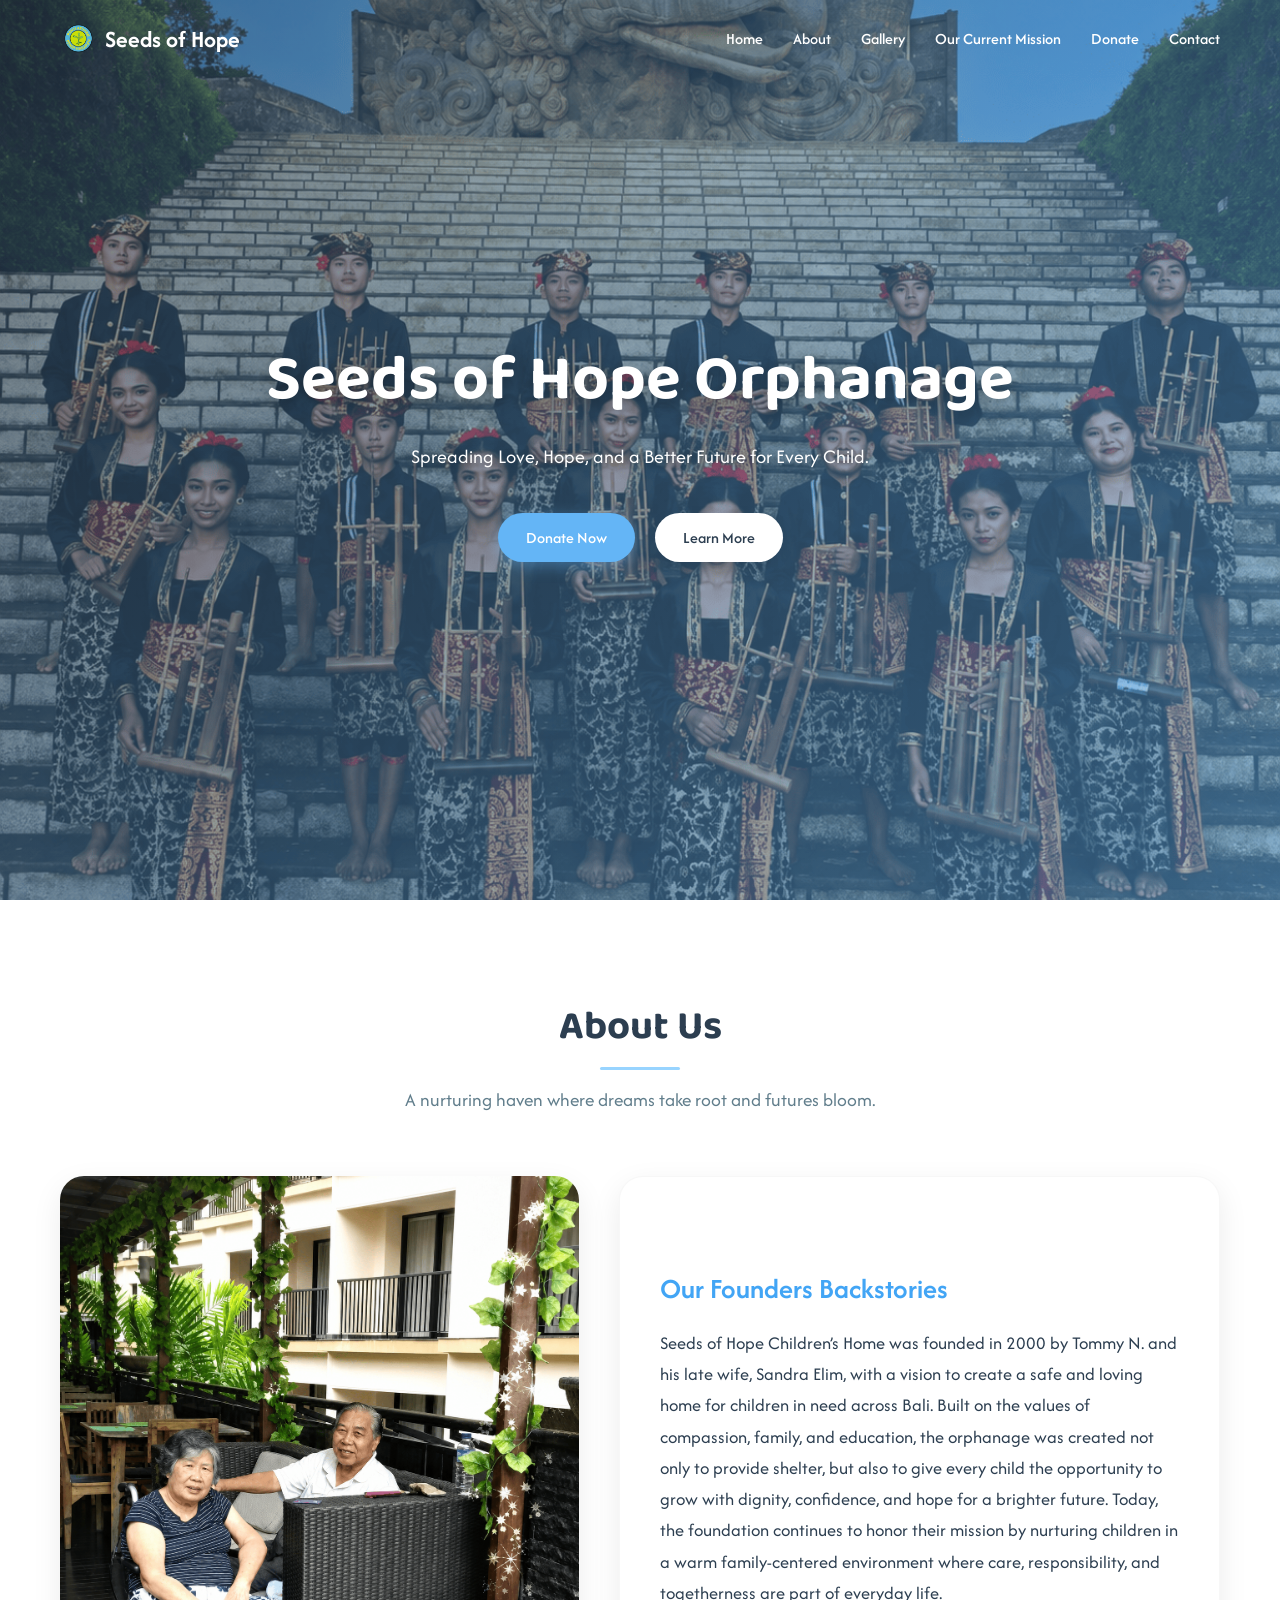
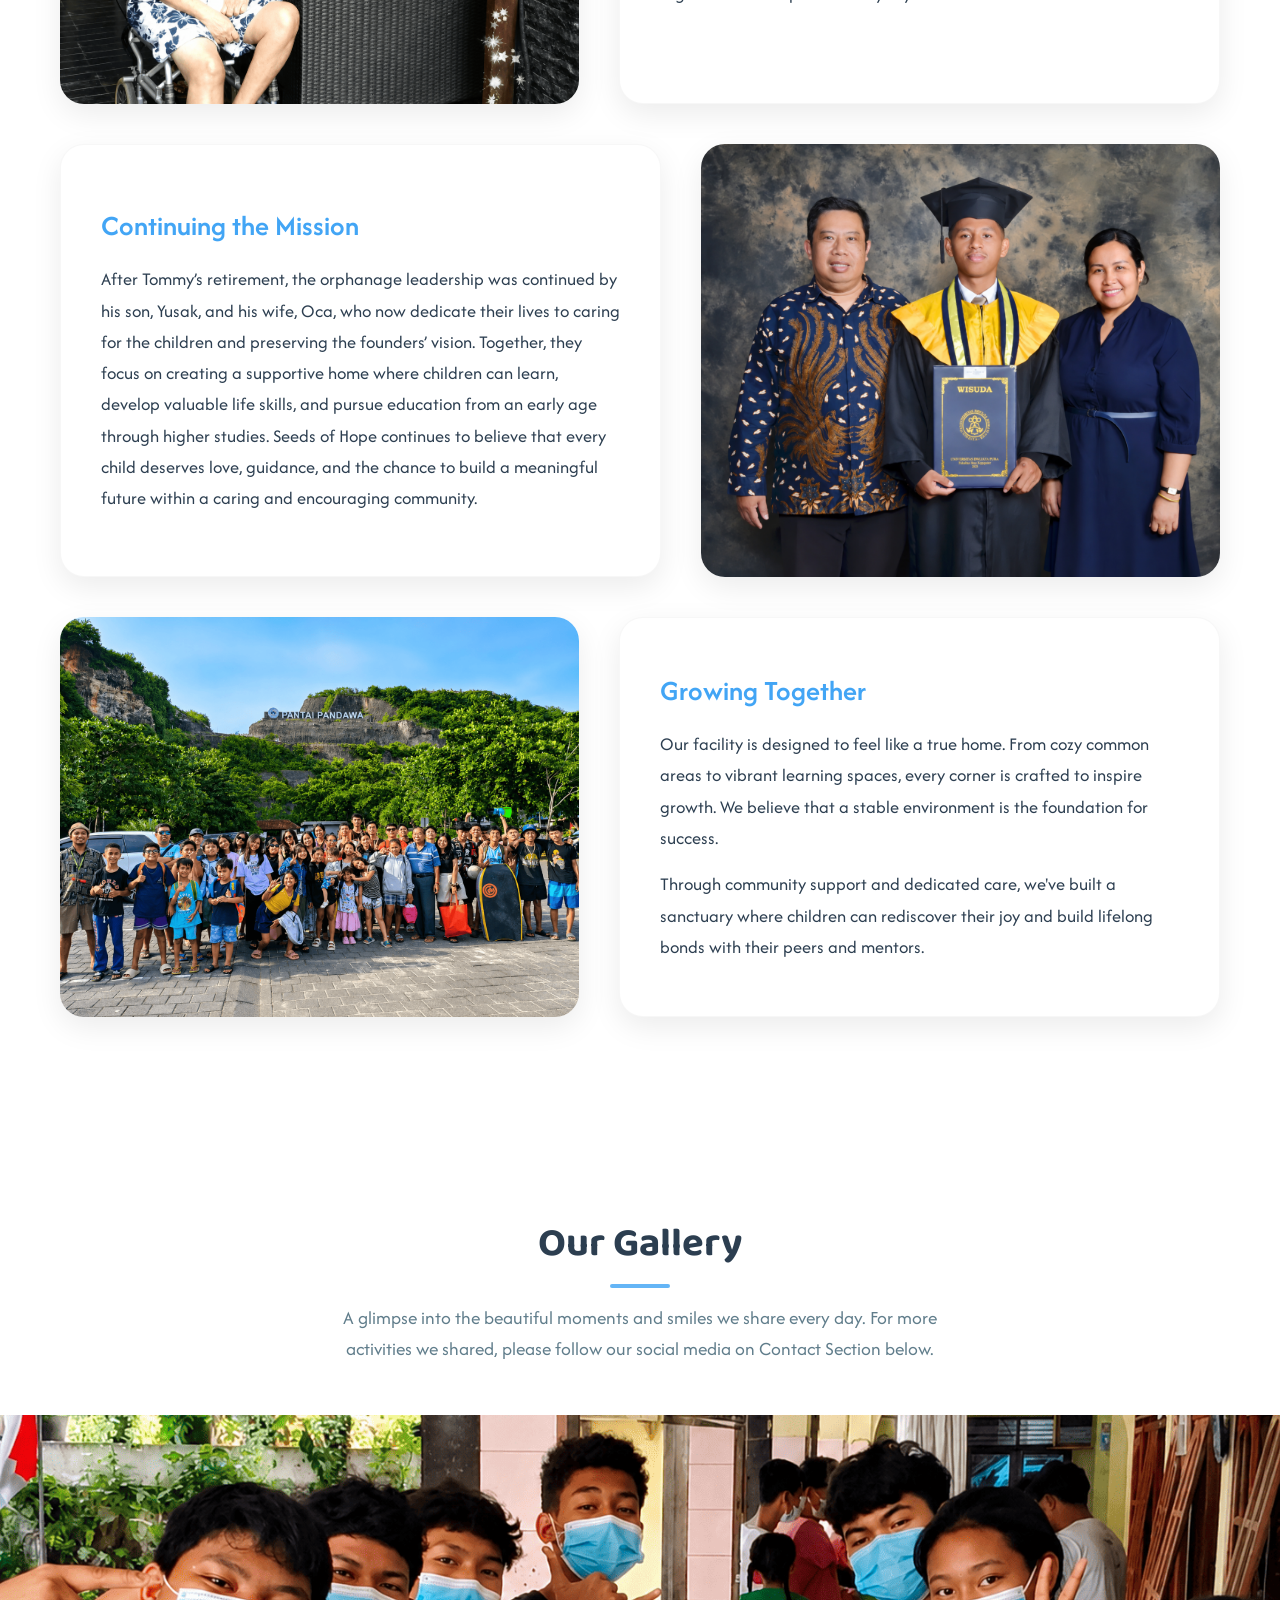
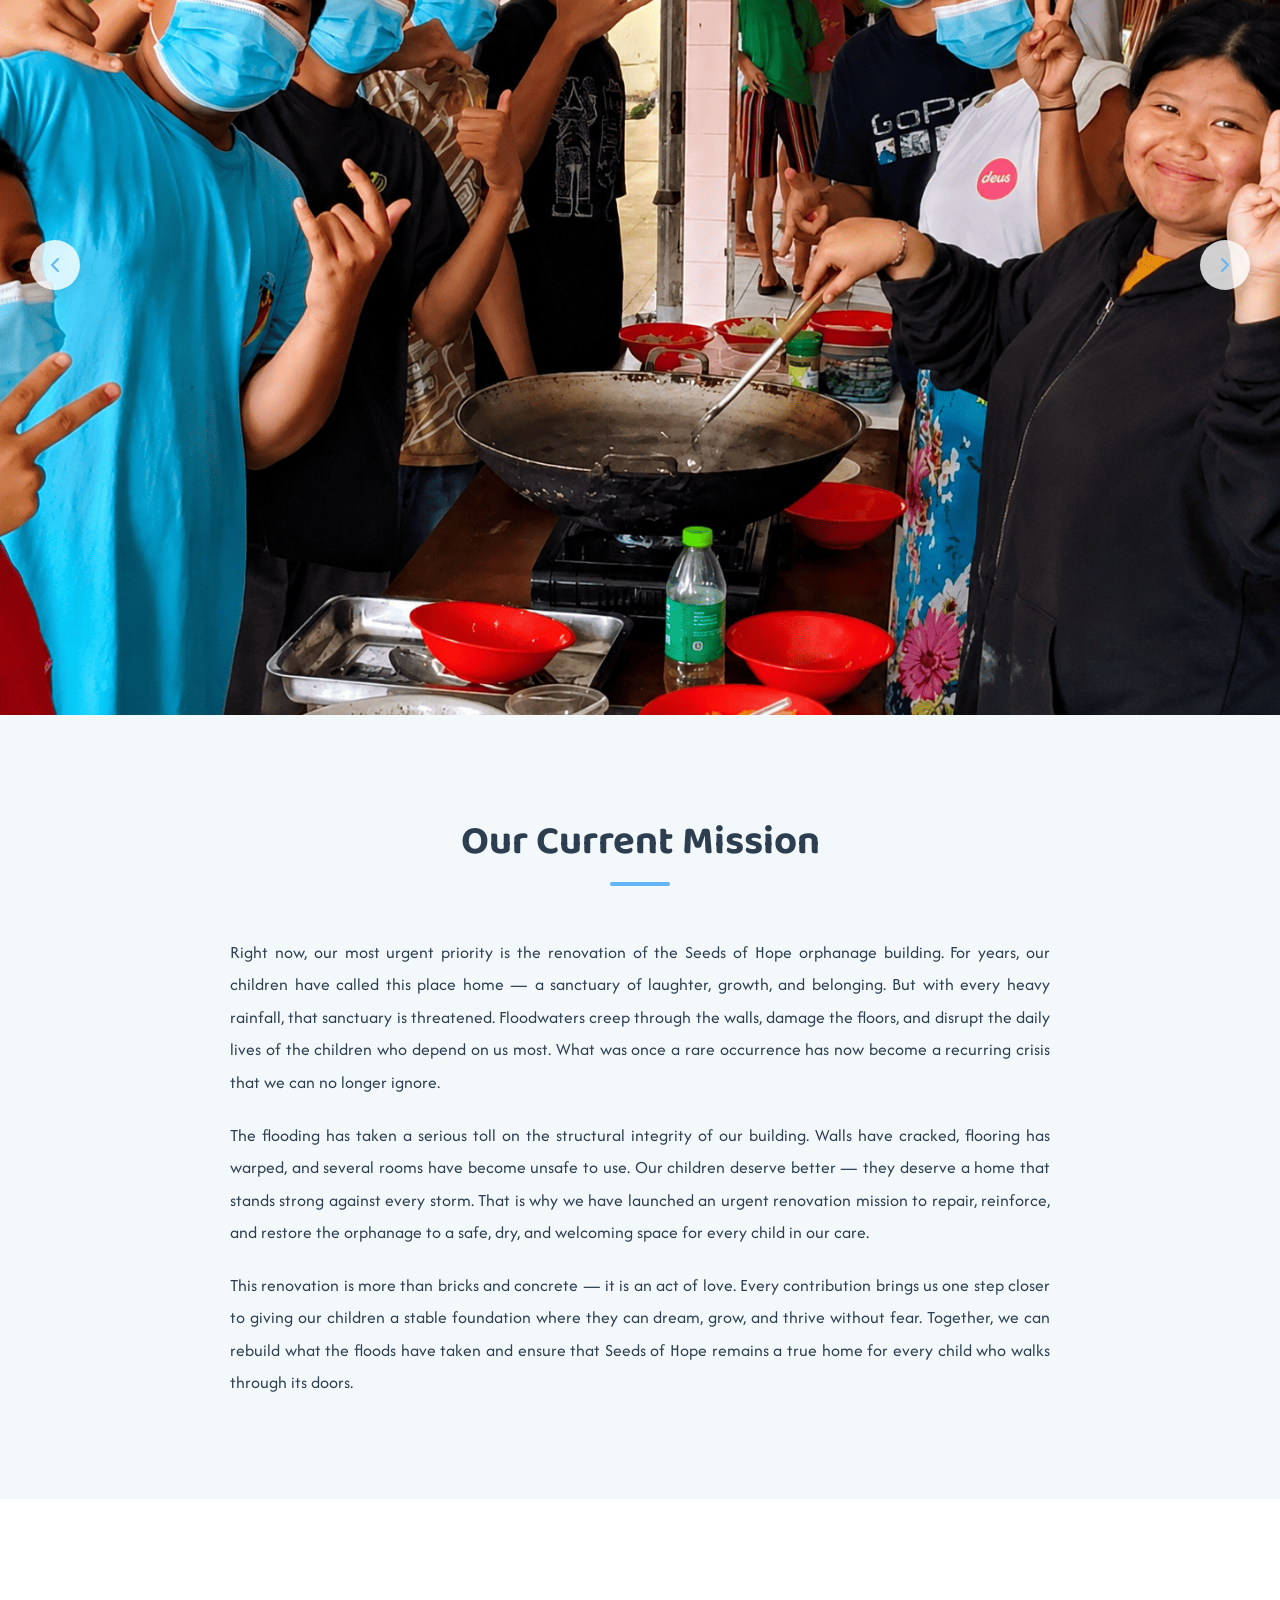
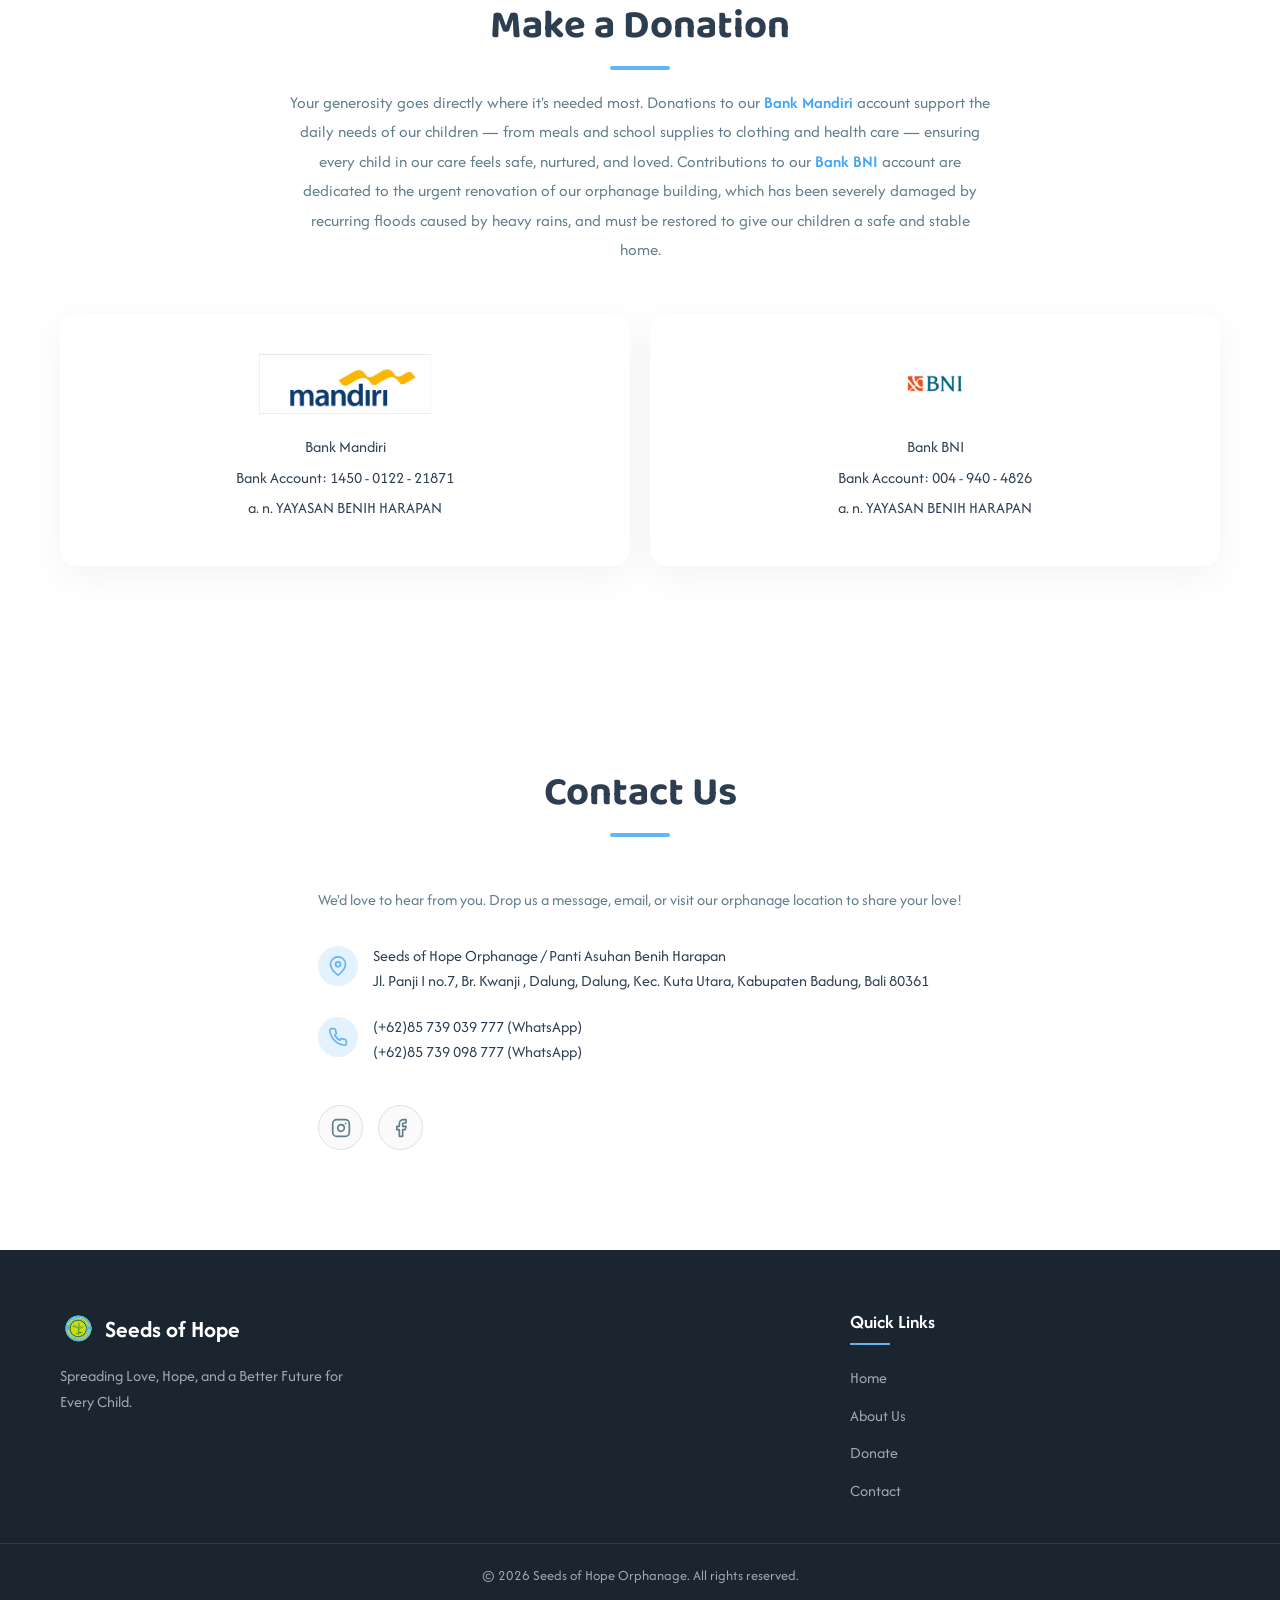
<file: index.html>
<!DOCTYPE html>
<html lang="en">

<head>
   <meta charset="UTF-8">
   <meta name="viewport" content="width=device-width, initial-scale=1.0">
   <title>Seeds of Hope Orphanage</title>
   <!-- Google Fonts: Poppins -->
   <link rel="preconnect" href="https://fonts.googleapis.com">
   <link rel="preconnect" href="https://fonts.gstatic.com" crossorigin>
   <link
      href="https://fonts.googleapis.com/css2?family=Afacad:wght@400;500;600;700&family=Baloo+Thambi+2:wght@400;500;600;700;800&display=swap"
      rel="stylesheet">
   <link rel="preload" as="image" href="components/homePage_photo.png" fetchpriority="high">
   <link rel="stylesheet" href="assets/styles.css">
</head>

<body>
   <!-- Navbar -->
   <nav class="navbar" id="navbar">
      <div class="nav-container">
         <a href="#" class="logo">
            <img src="components/orphanage_logo_toonout.png" alt="Seeds of Hope Logo" class="logo-icon" width="32"
               height="32">
            Seeds of Hope
         </a>
         <ul class="nav-links">
            <li><a href="#home">Home</a></li>
            <li><a href="#about">About</a></li>
            <li><a href="#gallery">Gallery</a></li>
            <li><a href="#mission">Our Current Mission</a></li>
            <li><a href="#donate">Donate</a></li>
            <li><a href="#contact">Contact</a></li>
         </ul>
         <div class="hamburger">
            <span></span>
            <span></span>
            <span></span>
         </div>
      </div>
   </nav>

   <!-- Hero Section -->
   <section class="hero" id="home">
      <div class="hero-overlay"></div>
      <div class="hero-content fade-in">
         <h1>Seeds of Hope Orphanage</h1>
         <p>Spreading Love, Hope, and a Better Future for Every Child.</p>
         <div class="hero-buttons">
            <a href="#donate" class="btn btn-primary">Donate Now</a>
            <a href="#about" class="btn btn-secondary">Learn More</a>
         </div>
      </div>
   </section>

   <!-- About Us Section -->
   <section class="about section-padding" id="about">
      <div class="container">
         <div class="section-title">
            <h2 class="about-heading">About Us</h2>
            <div class="underline about-underline"></div>
            <p class="about-subheading">A nurturing haven where dreams take root and futures bloom.</p>
         </div>

         <div class="about-content">
            <!-- Row 1: Image Left, Text Right -->
            <div class="about-row">
               <div class="about-image-card">
                  <img src="components/about_section/SeedsOfHope_Founder.png" alt="Children learning and playing"
                     width="600" height="400" loading="lazy">
               </div>
               <div class="about-text-card">
                  <h3>Our Founders Backstories</h3>
                  <p>
                     Seeds of Hope Children’s Home was founded in 2000 by Tommy N. and his late wife, Sandra Elim, with
                     a vision to create a safe and loving home for children in need across Bali. Built on the values of
                     compassion, family, and education, the orphanage was created not only to provide shelter, but also
                     to give every child the opportunity to grow with dignity, confidence, and hope for a brighter
                     future. Today, the foundation continues to honor their mission by nurturing children in a warm
                     family-centered environment where care, responsibility, and togetherness are part of everyday life.
                  </p>
               </div>
            </div>

            <!-- Row 2: Text Left, Image Right -->
            <div class="about-row reverse">
               <div class="about-image-card">
                  <img src="components/about_section/new_developer.png" alt="Our cozy facility" width="600" height="400"
                     loading="lazy">
               </div>
               <div class="about-text-card">
                  <h3>Continuing the Mission</h3>
                  <p>
                     After Tommy’s retirement, the orphanage leadership was continued by his son, Yusak, and his wife,
                     Oca, who now dedicate their lives to caring for the children and preserving the founders’ vision.
                     Together, they focus on creating a supportive home where children can learn, develop valuable life
                     skills, and pursue education from an early age through higher studies. Seeds of Hope continues to
                     believe that every child deserves love, guidance, and the chance to build a meaningful future
                     within a caring and encouraging community.
                  </p>
               </div>
            </div>

            <div class="about-row">
               <div class="about-image-card">
                  <img src="components/about_section/aboutOrphanage.png" alt="Our cozy facility" width="600"
                     height="400" loading="lazy">
               </div>
               <div class="about-text-card">
                  <h3>Growing Together</h3>
                  <p>
                     Our facility is designed to feel like a true home. From cozy common areas to vibrant learning
                     spaces, every corner is crafted to inspire growth. We believe that a stable environment is the
                     foundation for success.
                  </p>
                  <p>
                     Through community support and dedicated care, we've built a sanctuary where children can rediscover
                     their joy and build lifelong bonds with their peers and mentors.
                  </p>
               </div>
            </div>
         </div>
      </div>
   </section>

   <!-- Gallery Section -->
   <section class="gallery section-padding" id="gallery">
      <div class="container fade-in">
         <div class="section-title">
            <h2>Our Gallery</h2>
            <div class="underline"></div>
            <p class="gallery-subheading">A glimpse into the beautiful moments and smiles we share every day. For more
               activities we shared, please follow our social media on <a href="#contact">Contact Section</a> below.</p>
         </div>
      </div> <!-- End of container -->

      <div class="gallery-wrapper">
         <button class="slider-btn prev-btn" aria-label="Previous image">
            <svg width="24" height="24" viewBox="0 0 24 24" fill="none" stroke="currentColor" stroke-width="2"
               stroke-linecap="round" stroke-linejoin="round">
               <polyline points="15 18 9 12 15 6"></polyline>
            </svg>
         </button>
         <div class="gallery-slider-container">
            <div class="gallery-slider" id="gallery-slider">
               <img src="components/gellery_section/gallery_2.png" alt="Gallery image 1" class="gallery-slide"
                  width="800" height="900" loading="lazy">
               <img src="components/gellery_section/Gallery_3.jpeg" alt="Gallery image 2" class="gallery-slide"
                  width="800" height="900" loading="lazy">
               <img src="components/gellery_section/gallery_4.png" alt="Gallery image 3" class="gallery-slide"
                  width="800" height="900" loading="lazy">
               <img src="components/gellery_section/gallery_5.png" alt="Gallery image 4" class="gallery-slide"
                  width="800" height="900" loading="lazy">
               <img src="components/gellery_section/gallery_6.png" alt="Gallery image 5" class="gallery-slide"
                  width="800" height="900" loading="lazy">
               <video class="gallery-slide" controls preload="none" width="800" height="900">
                  <source src="components/gellery_section/angklung_performance.mp4" type="video/mp4">
                  Your browser does not support the video tag.
               </video>
            </div>
         </div>
         <button class="slider-btn next-btn" aria-label="Next image">
            <svg width="24" height="24" viewBox="0 0 24 24" fill="none" stroke="currentColor" stroke-width="2"
               stroke-linecap="round" stroke-linejoin="round">
               <polyline points="9 18 15 12 9 6"></polyline>
            </svg>
         </button>
      </div>
   </section>

   <!-- Our Current Mission Section -->
   <section class="mission section-padding" id="mission">
      <div class="container fade-in">
         <div class="section-title">
            <h2>Our Current Mission</h2>
            <div class="underline"></div>
         </div>
         <div class="mission-content">
            <p>
               Right now, our most urgent priority is the renovation of the Seeds of Hope orphanage building.
               For years, our children have called this place home &mdash; a sanctuary of laughter, growth, and
               belonging.
               But with every heavy rainfall, that sanctuary is threatened. Floodwaters creep through the walls,
               damage the floors, and disrupt the daily lives of the children who depend on us most. What was once
               a rare occurrence has now become a recurring crisis that we can no longer ignore.
            </p>
            <p>
               The flooding has taken a serious toll on the structural integrity of our building. Walls have
               cracked, flooring has warped, and several rooms have become unsafe to use. Our children deserve
               better &mdash; they deserve a home that stands strong against every storm. That is why we have launched
               an urgent renovation mission to repair, reinforce, and restore the orphanage to a safe, dry,
               and welcoming space for every child in our care.
            </p>
            <p>
               This renovation is more than bricks and concrete &mdash; it is an act of love. Every contribution
               brings us one step closer to giving our children a stable foundation where they can dream,
               grow, and thrive without fear. Together, we can rebuild what the floods have taken and ensure
               that Seeds of Hope remains a true home for every child who walks through its doors.
            </p>
         </div>
      </div>
   </section>

   <!-- Donation Section -->
   <section class="donate section-padding" id="donate">
      <div class="container fade-in">
         <div class="section-title">
            <h2>Make a Donation</h2>
            <div class="underline"></div>
            <p class="donation-subheading">Your generosity goes directly where it's needed most. Donations to our
               <strong>Bank Mandiri</strong> account support the daily needs of our children &mdash; from meals and
               school supplies to clothing and health care &mdash; ensuring every child in our care feels safe,
               nurtured, and loved. Contributions to our <strong>Bank BNI</strong> account are dedicated to the urgent
               renovation of our orphanage building, which has been severely damaged by recurring floods caused by heavy
               rains, and must be restored to give our children a safe and stable home.
            </p>
         </div>
         <div class="donation-container">
            <div class="donation-form-card">
               <img src="components/donation_section/bank_mandiri.png" alt="donation bank account" id="mandiri-logo"
                  width="100" height="60" loading="lazy">
               <p>Bank Mandiri</p>
               <p>Bank Account: 1450 - 0122 - 21871</p>
               <p>a. n. YAYASAN BENIH HARAPAN</p>
            </div>
            <div class="donation-form-card">
               <img src="components/donation_section/bank_bni.png" alt="donation bank account" id="bni-logo" width="100"
                  height="60" loading="lazy">
               <p>Bank BNI</p>
               <p>Bank Account: 004 - 940 - 4826</p>
               <p>a. n. YAYASAN BENIH HARAPAN</p>
            </div>
         </div>
      </div>
   </section>

   <!-- Contact Section -->
   <section class="contact section-padding" id="contact">
      <div class="container fade-in">
         <div class="section-title">
            <h2>Contact Us</h2>
            <div class="underline"></div>
         </div>

         <div class="contact-wrapper">
            <div class="contact-info">
               <p>We'd love to hear from you. Drop us a message, email, or visit our orphanage location to share
                  your love!</p>

               <ul class="contact-details">
                  <li>
                     <div class="contact-icon">
                        <svg width="20" height="20" viewBox="0 0 24 24" fill="none" stroke="currentColor"
                           stroke-width="2" stroke-linecap="round" stroke-linejoin="round">
                           <path d="M21 10c0 7-9 13-9 13s-9-6-9-13a9 9 0 0 1 18 0z"></path>
                           <circle cx="12" cy="10" r="3"></circle>
                        </svg>
                     </div>
                     <div class="contact-text">
                        <span>Seeds of Hope Orphanage / Panti Asuhan Benih Harapan</span>
                        <span>Jl. Panji I no.7, Br. Kwanji , Dalung, Dalung, Kec. Kuta Utara, Kabupaten Badung, Bali
                           80361</span>
                     </div>
                  </li>
                  <li>
                     <div class="contact-icon">
                        <svg width="20" height="20" viewBox="0 0 24 24" fill="none" stroke="currentColor"
                           stroke-width="2" stroke-linecap="round" stroke-linejoin="round">
                           <path
                              d="M22 16.92v3a2 2 0 0 1-2.18 2 19.79 19.79 0 0 1-8.63-3.07 19.5 19.5 0 0 1-6-6 19.79 19.79 0 0 1-3.07-8.67A2 2 0 0 1 4.11 2h3a2 2 0 0 1 2 1.72 12.84 12.84 0 0 0 .7 2.81 2 2 0 0 1-.45 2.11L8.09 9.91a16 16 0 0 0 6 6l1.27-1.27a2 2 0 0 1 2.11-.45 12.84 12.84 0 0 0 2.81.7A2 2 0 0 1 22 16.92z">
                           </path>
                        </svg>
                     </div>
                     <div class="contact-text">
                        <a href="https://wa.me/6285739039777" target="_blank" rel="noopener noreferrer"
                           aria-label="WhatsApp"><span>(+62)85 739 039 777 (WhatsApp)</span></a>
                        <a href="https://wa.me/6285739039777" target="_blank" rel="noopener noreferrer"
                           aria-label="WhatsApp"><span>(+62)85 739 098 777 (WhatsApp)</span></a>
                     </div>
                  </li>
               </ul>

               <div class="social-icons">
                  <a href="https://www.instagram.com/seedsofhopebenihharapan/" target="_blank" rel="noopener noreferrer"
                     aria-label="Instagram">
                     <svg width="20" height="20" viewBox="0 0 24 24" fill="none" stroke="currentColor" stroke-width="2"
                        stroke-linecap="round" stroke-linejoin="round">
                        <rect x="2" y="2" width="20" height="20" rx="5" ry="5"></rect>
                        <path d="M16 11.37A4 4 0 1 1 12.63 8 4 4 0 0 1 16 11.37z"></path>
                        <line x1="17.5" y1="6.5" x2="17.51" y2="6.5"></line>
                     </svg>
                  </a>
                  <a href="https://www.facebook.com/seedsofhopebenihharapan" target="_blank" rel="noopener noreferrer"
                     aria-label="Facebook">
                     <svg width="20" height="20" viewBox="0 0 24 24" fill="none" stroke="currentColor" stroke-width="2"
                        stroke-linecap="round" stroke-linejoin="round">
                        <path d="M18 2h-3a5 5 0 0 0-5 5v3H7v4h3v8h4v-8h3l1-4h-4V7a1 1 0 0 1 1-1h3z"></path>
                     </svg>
                  </a>
               </div>
            </div>
         </div>
      </div>
   </section>

   <!-- Footer -->
   <footer class="footer">
      <div class="container footer-content">
         <div class="footer-brand">
            <a href="#" class="logo footer-logo">
               <img src="components/orphanage_logo_toonout.png" alt="Seeds of Hope Logo" class="logo-icon" width="32"
                  height="32" loading="lazy">
               Seeds of Hope
            </a>
            <p>Spreading Love, Hope, and a Better Future for Every Child.</p>
         </div>
         <div class="footer-links">
            <h3>Quick Links</h3>
            <ul>
               <li><a href="#home">Home</a></li>
               <li><a href="#about">About Us</a></li>
               <li><a href="#donate">Donate</a></li>
               <li><a href="#contact">Contact</a></li>
            </ul>
         </div>
      </div>
      <div class="footer-bottom">
         <p>&copy; 2026 Seeds of Hope Orphanage. All rights reserved.</p>
      </div>
   </footer>

   <script src="assets/script.js"></script>
</body>

</html>
</file>
<file: assets/styles.css>
/* =========================================
   VARIABLES & RESETS 
   ========================================= */
:root {
   --primary-color: #64B5F6;
   /* Soft Blue */
   --primary-dark: #42A5F5;
   --primary-light: #E3F2FD;
   --secondary-color: #FFB74D;
   /* Warm orange/pastel */
   --secondary-dark: #FFA726;
   --text-main: #2C3E50;
   --text-muted: #607D8B;
   --bg-main: #FAFAFA;
   --bg-alt: #F3F8FB;
   --white: #FFFFFF;

   --font-main: 'Afacad', sans-serif;
   --font-heading: 'Baloo Thambi 2', cursive;
   --border-radius: 16px;
   --card-shadow: 0 10px 40px rgba(0, 0, 0, 0.05);
   --hover-shadow: 0 15px 50px rgba(100, 181, 246, 0.15);
   --transition: all 0.3s cubic-bezier(0.25, 0.8, 0.25, 1);
}

* {
   margin: 0;
   padding: 0;
   box-sizing: border-box;
}

html {
   scroll-behavior: smooth;
   scroll-padding-top: 80px; /* Offset for sticky navbar */
}

body {
   font-family: var(--font-main);
   color: var(--text-main);
   background-color: var(--bg-main);
   line-height: 1.6;
   overflow-x: hidden;
}

a {
   text-decoration: none;
   color: inherit;
}

ul {
   list-style: none;
}

img {
   max-width: 100%;
   height: auto;
}

.container {
   max-width: 1200px;
   margin: 0 auto;
   padding: 0 20px;
}

.section-padding {
   padding: 100px 0;
}

/* =========================================
   TYPOGRAPHY & UTILITIES 
   ========================================= */
h1,
h2 {
   font-family: var(--font-heading);
   font-weight: 700;
   line-height: 1.3;
}

h3,
h4,
h5,
h6 {
   font-family: var(--font-main);
   font-weight: 600;
   line-height: 1.3;
}

.section-title {
   text-align: center;
   margin-bottom: 50px;
}

.section-title h2 {
   font-size: 2.5rem;
   color: var(--text-main);
   margin-bottom: 15px;
}

.underline {
   width: 60px;
   height: 4px;
   background-color: var(--primary-color);
   margin: 0 auto;
   border-radius: 2px;
}

/* Base Buttons */
.btn {
   display: inline-block;
   padding: 12px 28px;
   border-radius: 50px;
   font-weight: 500;
   font-size: 1rem;
   cursor: pointer;
   transition: var(--transition);
   border: none;
   text-align: center;
}

.btn-primary {
   background-color: var(--primary-color);
   color: var(--white);
   box-shadow: 0 4px 15px rgba(100, 181, 246, 0.4);
}

.btn-primary:hover {
   background-color: var(--primary-dark);
   transform: translateY(-2px);
   box-shadow: 0 6px 20px rgba(100, 181, 246, 0.6);
}

.btn-secondary {
   background-color: var(--white);
   color: var(--text-main);
   box-shadow: 0 4px 15px rgba(0, 0, 0, 0.05);
}

.btn-secondary:hover {
   background-color: var(--bg-main);
   transform: translateY(-2px);
}


/* =========================================
   NAVIGATION BAR 
   ========================================= */
.navbar {
   position: fixed;
   top: 0;
   left: 0;
   width: 100%;
   padding: 20px 0;
   z-index: 1000;
   transition: var(--transition);
   background-color: transparent;
}

.navbar.scrolled {
   background-color: rgba(255, 255, 255, 0.95);
   backdrop-filter: blur(10px);
   padding: 15px 0;
   box-shadow: 0 5px 20px rgba(0, 0, 0, 0.05);
}

.nav-container {
   max-width: 1200px;
   margin: 0 auto;
   padding: 0 20px;
   display: flex;
   justify-content: space-between;
   align-items: center;
}

.logo {
   font-size: 1.5rem;
   font-weight: 700;
   color: var(--white);
   display: flex;
   align-items: center;
   gap: 8px;
   transition: color 0.3s;
}

.logo-icon {
   height: 2rem;
   width: auto;
   object-fit: contain;
}

.navbar.scrolled .logo {
   color: var(--text-main);
}

.nav-links {
   display: flex;
   gap: 30px;
}

.nav-links a {
   color: var(--white);
   font-weight: 500;
   position: relative;
   padding-bottom: 5px;
   transition: color 0.3s;
}

.navbar.scrolled .nav-links a {
   color: var(--text-main);
}

.nav-links a::after {
   content: '';
   position: absolute;
   bottom: 0;
   left: 0;
   width: 0;
   height: 2px;
   background-color: var(--secondary-color);
   transition: width 0.3s ease;
}

.nav-links a:hover::after {
   width: 100%;
}

.hamburger {
   display: none;
   cursor: pointer;
   flex-direction: column;
   gap: 5px;
}

.hamburger span {
   width: 25px;
   height: 3px;
   background-color: var(--white);
   border-radius: 3px;
   transition: var(--transition);
}

.navbar.scrolled .hamburger span {
   background-color: var(--text-main);
}

/* =========================================
   HERO SECTION 
   ========================================= */
.hero {
   height: 100vh;
   min-height: 600px;
   position: relative;
   display: flex;
   align-items: center;
   justify-content: center;
   color: var(--white);
   text-align: center;
   background: url('../components/homePage_photo.png') center  / cover no-repeat;
}

.hero-overlay {
   position: absolute;
   inset: 0;
   background: linear-gradient(135deg, rgba(44, 62, 80, 0.6), rgba(100, 181, 246, 0.5));
   z-index: 1;
}

.hero-content {
   position: relative;
   z-index: 2;
   max-width: 800px;
   padding: 0 20px;
}

.hero h1 {
   font-size: 4rem;
   font-weight: 700;
   margin-bottom: 20px;
   text-shadow: 0 4px 15px rgba(0, 0, 0, 0.3);
}

.hero p {
   font-size: 1.25rem;
   font-weight: 300;
   margin-bottom: 40px;
   text-shadow: 0 2px 10px rgba(0, 0, 0, 0.3);
}

.hero-buttons {
   display: flex;
   gap: 20px;
   justify-content: center;
}

/* =========================================
   ABOUT SECTION
   ========================================= */
.about {
   background-color: var(--white);
}

.about-heading {
   font-size: 3rem;
   color: var(--text-main);
   margin-bottom: 10px;
}

.about-underline {
   background-color: #98D4FF !important;
   height: 3px !important;
   width: 80px !important;
}

.about-subheading {
   font-size: 1.2rem;
   color: var(--text-muted);
   margin-top: 15px;
   max-width: 600px;
   margin-left: auto;
   margin-right: auto;
   font-family: var(--font-main);
}

.about-content {
   margin-top: 60px;
   display: flex;
   flex-direction: column;
   gap: 40px;
}

.about-row {
   display: flex;
   align-items: stretch;
   gap: 40px;
   min-height: 400px;
}

.about-row.reverse {
   flex-direction: row-reverse;
}

.about-image-card,
.about-text-card {
   flex: 1;
   border-radius: 24px;
   overflow: hidden;
   box-shadow: 0 10px 30px rgba(0, 0, 0, 0.08);
   display: flex;
   flex-direction: column;
   justify-content: center;
}

.about-image-card img {
   width: 100%;
   height: 100%;
   object-fit: cover;
   display: block;
}

.about-text-card {
   background-color: var(--white);
   padding: 40px;
   border: 1px solid rgba(0, 0, 0, 0.03);
}

.about-text-card h3 {
   font-size: 1.8rem;
   color: var(--primary-dark);
   margin-bottom: 20px;
}

.about-text-card p {
   font-size: 1.15rem;
   color: var(--text-main);
   line-height: 1.7;
   margin-bottom: 15px;
}

.about-text-card p:last-child {
   margin-bottom: 0;
}

/* Responsive for About Section */
@media (max-width: 991px) {

   .about-row,
   .about-row.reverse {
      flex-direction: column;
      min-height: auto;
   }

   .about-image-card {
      height: 350px;
   }

   .about-heading {
      font-size: 2.5rem;
   }
}

@media (max-width: 480px) {
   .about-image-card {
      height: 250px;
   }
   .about-text-card {
      padding: 30px 20px;
   }
}

/* =========================================
   GALLERY SECTION 
   ========================================= */
.gallery {
   background-color: var(--white);
   padding-bottom: 0;
}

.gallery .container {
   margin-bottom: 40px;
}

.gallery-subheading {
   font-size: 1.2rem;
   color: var(--text-muted);
   margin-top: 15px;
   max-width: 600px;
   margin-left: auto;
   margin-right: auto;
   font-family: var(--font-main);
}

.gallery-wrapper {
   position: relative;
   width: 100%;
   max-width: 100%;
   margin: 0 auto;
}

.gallery-slider-container {
   overflow: hidden;
   width: 100%;
}

.gallery-slider {
   display: flex;
   transition: transform 0.8s ease-in-out;
}

.gallery-slide {
   min-width: 100%;
   height: 900px;
   object-fit: cover;
   object-position: center;
   display: block;
}

.slider-btn {
   position: absolute;
   top: 50%;
   transform: translateY(-50%);
   background-color: rgba(255, 255, 255, 0.8);
   color: var(--primary-color);
   border: none;
   width: 50px;
   height: 50px;
   border-radius: 50%;
   display: flex;
   align-items: center;
   justify-content: center;
   cursor: pointer;
   box-shadow: 0 4px 15px rgba(0, 0, 0, 0.1);
   transition: var(--transition);
   z-index: 10;
}

.slider-btn.prev-btn {
   left: 30px;
}

.slider-btn.next-btn {
   right: 30px;
}

.slider-btn:hover {
   background-color: var(--primary-color);
   color: var(--white);
   transform: translateY(-50%) scale(1.1);
}

@media (max-width: 768px) {
   .gallery-slide {
      height: 300px;
   }

   .slider-btn {
      width: 40px;
      height: 40px;
   }

   .slider-btn.prev-btn {
      left: 10px;
   }

   .slider-btn.next-btn {
      right: 10px;
   }
}

/* =========================================
   MISSION SECTION
   ========================================= */
.mission {
   background-color: var(--bg-alt);
}

.mission-content {
   max-width: 820px;
   margin: 0 auto;
   display: flex;
   flex-direction: column;
   gap: 20px;
}

.mission-content p {
   font-size: 1.1rem;
   color: var(--text-main);
   line-height: 1.85;
   text-align: justify;
}

/* =========================================
   DONATION SECTION 
   ========================================= */
.donate {
   background-color: var(--white);
}

.donation-subheading {
   font-size: 1.05rem;
   color: var(--text-muted);
   margin-top: 18px;
   max-width: 700px;
   margin-left: auto;
   margin-right: auto;
   line-height: 1.75;
   font-family: var(--font-main);
}

.donation-subheading strong {
   color: var(--primary-dark);
   font-weight: 600;
}

.donation-container {
   display: grid;
   grid-template-columns: 1fr 1fr;
   gap: 20px;
   align-items: stretch;
   /* Ensures cards have the same height */
}


.donation-form-card {
   background: var(--white);
   padding: 40px;
   border-radius: var(--border-radius);
   box-shadow: var(--card-shadow);
   text-align: center;
   display: flex;
   flex-direction: column;
   justify-content: center;
}

.donation-form-card img {
   height: 60px;
   /* Consistent height for logos */
   width: auto;
   max-width: 100%;
   object-fit: contain;
   /* Prevents stretching */
   margin: 0 auto 20px;
}

.donation-form-card p {
   margin-bottom: 5px;
   font-size: 1rem;
}


/* =========================================
   CONTACT SECTION 
   ========================================= */
.contact {
   background-color: var(--white);
}

.contact-wrapper {
   display: flex;
   justify-content: center;
}

.contact-info p {
   color: var(--text-muted);
   margin-bottom: 30px;
}

.contact-details {
   display: flex;
   flex-direction: column;
   gap: 20px;
   margin-bottom: 40px;
}

.contact-details li {
   display: flex;
   align-items: flex-start;
   gap: 15px;
   color: var(--text-main);
}

.contact-text {
   display: flex;
   flex-direction: column;
}

.contact-icon {
   margin-top: 3px;
   /* Aligns icon with first line of text */
   flex-shrink: 0;
   /* Prevents icon from squishing */
   width: 40px;
   height: 40px;
   background-color: var(--primary-light);
   color: var(--primary-color);
   border-radius: 50%;
   display: flex;
   align-items: center;
   justify-content: center;
}

.social-icons {
   display: flex;
   gap: 15px;
}

.social-icons a {
   width: 45px;
   height: 45px;
   background-color: var(--bg-main);
   color: var(--text-muted);
   border-radius: 50%;
   display: flex;
   align-items: center;
   justify-content: center;
   transition: var(--transition);
   border: 1px solid #E0E0E0;
}

.social-icons a:hover {
   background-color: var(--primary-color);
   color: var(--white);
   border-color: var(--primary-color);
   transform: translateY(-3px);
}


/* =========================================
   FOOTER 
   ========================================= */
.footer {
   background-color: #1A252F;
   color: var(--white);
   padding-top: 60px;
}

.footer-content {
   display: grid;
   grid-template-columns: 2fr 1fr;
   gap: 50px;
   margin-bottom: 40px;
}

.footer-brand p {
   margin-top: 15px;
   color: #A0AAB5;
   max-width: 300px;
}

.footer-links h3 {
   font-size: 1.2rem;
   margin-bottom: 20px;
   position: relative;
   padding-bottom: 10px;
}

.footer-links h3::after {
   content: '';
   position: absolute;
   bottom: 0;
   left: 0;
   width: 40px;
   height: 2px;
   background-color: var(--primary-color);
}

.footer-links ul {
   display: flex;
   flex-direction: column;
   gap: 12px;
}

.footer-links a {
   color: #A0AAB5;
   transition: color 0.3s;
}

.footer-links a:hover {
   color: var(--primary-color);
}

.footer-bottom {
   text-align: center;
   padding: 20px 0;
   border-top: 1px solid rgba(255, 255, 255, 0.1);
   color: #A0AAB5;
   font-size: 0.9rem;
}

/* =========================================
   RESPONSIVE (MEDIA QUERIES) 
   ========================================= */
@media (max-width: 991px) {

   .donation-container,
   .contact-wrapper {
      grid-template-columns: 1fr;
      gap: 40px;
   }

   .hero h1 {
      font-size: 3rem;
   }
}

@media (max-width: 768px) {
   .hamburger {
      display: flex;
      z-index: 1001;
   }

   .nav-links {
      position: fixed;
      top: 0;
      right: -100%;
      width: 70%;
      height: 100vh;
      background-color: var(--white);
      flex-direction: column;
      align-items: center;
      justify-content: center;
      transition: 0.4s ease-in-out;
      box-shadow: -10px 0 30px rgba(0, 0, 0, 0.1);
   }

   .nav-links.active {
      right: 0;
   }

   .nav-links a {
      color: var(--text-main);
      font-size: 1.2rem;
   }

   .navbar .logo {
      color: var(--text-main);
   }

   .navbar.scrolled .hamburger span,
   .hamburger span {
      background-color: var(--text-main);
   }

   .navbar.scrolled {
      backdrop-filter: none; /* Expensive on mobile */
      background-color: var(--white);
   }

   .footer-content {
      grid-template-columns: 1fr;
   }
}

@media (max-width: 480px) {
   .hero h1 {
      font-size: 2.2rem;
   }

   .section-padding {
      padding: 60px 0;
   }

   .donation-form-card {
      padding: 25px 20px;
   }
}
</file>
